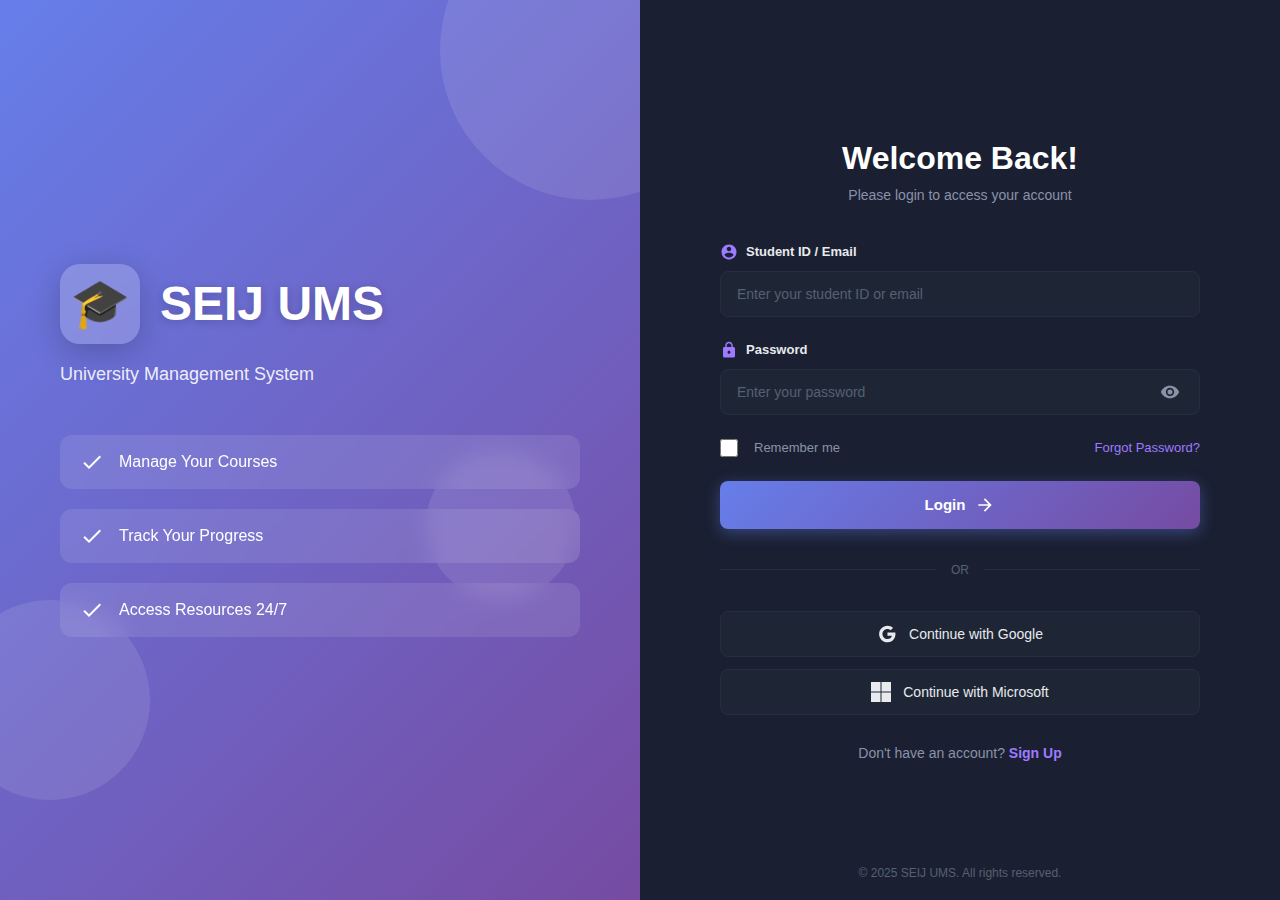
<file: public/login.html>
<!DOCTYPE html>
<html lang="en">
<head>
    <meta charset="UTF-8">
    <meta name="viewport" content="width=device-width, initial-scale=1.0">
    <meta name="csrf-token" content="{{ csrf_token() }}">
    <title>Login - SEIJ UMS</title>
    <link rel="stylesheet" href="login.css">
</head>
<body>
    <div class="login-container">
        <!-- Left Side - Branding -->
        <div class="login-left">
            <div class="branding">
                <div class="logo-large">
                    <div class="logo-icon-large">🎓</div>
                    <h1>SEIJ UMS</h1>
                </div>
                <p class="tagline">University Management System</p>
                <div class="features">
                    <div class="feature-item">
                        <svg viewBox="0 0 24 24" fill="currentColor">
                            <path d="M9 16.2L4.8 12l-1.4 1.4L9 19 21 7l-1.4-1.4L9 16.2z"/>
                        </svg>
                        <span>Manage Your Courses</span>
                    </div>
                    <div class="feature-item">
                        <svg viewBox="0 0 24 24" fill="currentColor">
                            <path d="M9 16.2L4.8 12l-1.4 1.4L9 19 21 7l-1.4-1.4L9 16.2z"/>
                        </svg>
                        <span>Track Your Progress</span>
                    </div>
                    <div class="feature-item">
                        <svg viewBox="0 0 24 24" fill="currentColor">
                            <path d="M9 16.2L4.8 12l-1.4 1.4L9 19 21 7l-1.4-1.4L9 16.2z"/>
                        </svg>
                        <span>Access Resources 24/7</span>
                    </div>
                </div>
            </div>
            
            <!-- Decorative Elements -->
            <div class="decorative-circles">
                <div class="circle circle-1"></div>
                <div class="circle circle-2"></div>
                <div class="circle circle-3"></div>
            </div>
        </div>

        <!-- Right Side - Login Form -->
        <div class="login-right">
            <div class="login-box">
                <div class="login-header">
                    <h2>Welcome Back!</h2>
                    <p>Please login to access your account</p>
                </div>

                <form id="loginForm" class="login-form">
                    <div class="form-group">
                        <label for="studentId">
                            <svg viewBox="0 0 24 24" fill="currentColor">
                                <path d="M12 2C6.48 2 2 6.48 2 12s4.48 10 10 10 10-4.48 10-10S17.52 2 12 2zm0 3c1.66 0 3 1.34 3 3s-1.34 3-3 3-3-1.34-3-3 1.34-3 3-3zm0 14.2c-2.5 0-4.71-1.28-6-3.22.03-1.99 4-3.08 6-3.08 1.99 0 5.97 1.09 6 3.08-1.29 1.94-3.5 3.22-6 3.22z"/>
                            </svg>
                            Student ID / Email
                        </label>
                        <input 
                            type="text" 
                            id="studentId" 
                            name="studentId" 
                            placeholder="Enter your student ID or email"
                            required
                        >
                    </div>

                    <div class="form-group">
                        <label for="password">
                            <svg viewBox="0 0 24 24" fill="currentColor">
                                <path d="M18 8h-1V6c0-2.76-2.24-5-5-5S7 3.24 7 6v2H6c-1.1 0-2 .9-2 2v10c0 1.1.9 2 2 2h12c1.1 0 2-.9 2-2V10c0-1.1-.9-2-2-2zm-6 9c-1.1 0-2-.9-2-2s.9-2 2-2 2 .9 2 2-.9 2-2 2zm3.1-9H8.9V6c0-1.71 1.39-3.1 3.1-3.1 1.71 0 3.1 1.39 3.1 3.1v2z"/>
                            </svg>
                            Password
                        </label>
                        <div class="password-wrapper">
                            <input 
                                type="password" 
                                id="password" 
                                name="password" 
                                placeholder="Enter your password"
                                required
                            >
                            <button type="button" class="toggle-password" id="togglePassword">
                                <svg class="eye-icon" viewBox="0 0 24 24" fill="currentColor">
                                    <path d="M12 4.5C7 4.5 2.73 7.61 1 12c1.73 4.39 6 7.5 11 7.5s9.27-3.11 11-7.5c-1.73-4.39-6-7.5-11-7.5zM12 17c-2.76 0-5-2.24-5-5s2.24-5 5-5 5 2.24 5 5-2.24 5-5 5zm0-8c-1.66 0-3 1.34-3 3s1.34 3 3 3 3-1.34 3-3-1.34-3-3-3z"/>
                                </svg>
                                <svg class="eye-off-icon" viewBox="0 0 24 24" fill="currentColor" style="display: none;">
                                    <path d="M12 7c2.76 0 5 2.24 5 5 0 .65-.13 1.26-.36 1.83l2.92 2.92c1.51-1.26 2.7-2.89 3.43-4.75-1.73-4.39-6-7.5-11-7.5-1.4 0-2.74.25-3.98.7l2.16 2.16C10.74 7.13 11.35 7 12 7zM2 4.27l2.28 2.28.46.46C3.08 8.3 1.78 10.02 1 12c1.73 4.39 6 7.5 11 7.5 1.55 0 3.03-.3 4.38-.84l.42.42L19.73 22 21 20.73 3.27 3 2 4.27zM7.53 9.8l1.55 1.55c-.05.21-.08.43-.08.65 0 1.66 1.34 3 3 3 .22 0 .44-.03.65-.08l1.55 1.55c-.67.33-1.41.53-2.2.53-2.76 0-5-2.24-5-5 0-.79.2-1.53.53-2.2zm4.31-.78l3.15 3.15.02-.16c0-1.66-1.34-3-3-3l-.17.01z"/>
                                </svg>
                            </button>
                        </div>
                    </div>

                    <div class="form-options">
                        <label class="checkbox-container">
                            <input type="checkbox" id="rememberMe">
                            <span class="checkmark"></span>
                            <span class="checkbox-label">Remember me</span>
                        </label>
                        <a href="#" class="forgot-password">Forgot Password?</a>
                    </div>

                    <button type="submit" class="login-btn">
                        <span>Login</span>
                        <svg viewBox="0 0 24 24" fill="currentColor">
                            <path d="M12 4l-1.41 1.41L16.17 11H4v2h12.17l-5.58 5.59L12 20l8-8z"/>
                        </svg>
                    </button>

                    <div class="divider">
                        <span>OR</span>
                    </div>

                    <div class="social-login">
                        <button type="button" class="social-btn google-btn">
                            <svg viewBox="0 0 24 24" fill="currentColor">
                                <path d="M12.545,10.239v3.821h5.445c-0.712,2.315-2.647,3.972-5.445,3.972c-3.332,0-6.033-2.701-6.033-6.032s2.701-6.032,6.033-6.032c1.498,0,2.866,0.549,3.921,1.453l2.814-2.814C17.503,2.988,15.139,2,12.545,2C7.021,2,2.543,6.477,2.543,12s4.478,10,10.002,10c8.396,0,10.249-7.85,9.426-11.748L12.545,10.239z"/>
                            </svg>
                            Continue with Google
                        </button>
                        <button type="button" class="social-btn microsoft-btn">
                            <svg viewBox="0 0 24 24" fill="currentColor">
                                <path d="M11.4 24H0V12.6h11.4V24zM24 24H12.6V12.6H24V24zM11.4 11.4H0V0h11.4v11.4zm12.6 0H12.6V0H24v11.4z"/>
                            </svg>
                            Continue with Microsoft
                        </button>
                    </div>
                </form>

                <div class="signup-link">
                    Don't have an account? <a href="#">Sign Up</a>
                </div>
            </div>

            <!-- Footer -->
            <div class="login-footer">
                <p>© 2025 SEIJ UMS. All rights reserved.</p>
            </div>
        </div>
    </div>

    <script src="login.js"></script>
</body>
</html>
</file>
<file: public/login.css>
* {
    margin: 0;
    padding: 0;
    box-sizing: border-box;
}

body {
    font-family: -apple-system, BlinkMacSystemFont, 'Segoe UI', 'Inter', 'Roboto', 'Helvetica Neue', Arial, sans-serif;
    background-color: #0f1419;
    color: #e8eaed;
    min-height: 100vh;
    display: flex;
    align-items: center;
    justify-content: center;
    -webkit-font-smoothing: antialiased;
    -moz-osx-font-smoothing: grayscale;
    overflow-x: hidden;
}

.login-container {
    display: flex;
    width: 100%;
    max-width: 1400px;
    min-height: 100vh;
    background-color: #1a2032;
}

/* Left Side - Branding */
.login-left {
    flex: 1;
    background: linear-gradient(135deg, #667eea 0%, #764ba2 100%);
    padding: 60px;
    display: flex;
    flex-direction: column;
    justify-content: center;
    position: relative;
    overflow: hidden;
}

.branding {
    position: relative;
    z-index: 2;
}

.logo-large {
    display: flex;
    align-items: center;
    gap: 20px;
    margin-bottom: 20px;
}

.logo-icon-large {
    font-size: 48px;
    background: rgba(255, 255, 255, 0.2);
    backdrop-filter: blur(10px);
    width: 80px;
    height: 80px;
    display: flex;
    align-items: center;
    justify-content: center;
    border-radius: 20px;
    box-shadow: 0 8px 32px rgba(0, 0, 0, 0.2);
}

.logo-large h1 {
    font-size: 48px;
    font-weight: 800;
    color: #ffffff;
    text-shadow: 0 2px 10px rgba(0, 0, 0, 0.2);
}

.tagline {
    font-size: 18px;
    color: rgba(255, 255, 255, 0.9);
    margin-bottom: 50px;
    font-weight: 500;
}

.features {
    display: flex;
    flex-direction: column;
    gap: 20px;
}

.feature-item {
    display: flex;
    align-items: center;
    gap: 15px;
    color: #ffffff;
    font-size: 16px;
    background: rgba(255, 255, 255, 0.1);
    padding: 15px 20px;
    border-radius: 12px;
    backdrop-filter: blur(10px);
    transition: all 0.3s;
}

.feature-item:hover {
    background: rgba(255, 255, 255, 0.15);
    transform: translateX(10px);
}

.feature-item svg {
    width: 24px;
    height: 24px;
    flex-shrink: 0;
}

/* Decorative Circles */
.decorative-circles {
    position: absolute;
    width: 100%;
    height: 100%;
    top: 0;
    left: 0;
    overflow: hidden;
}

.circle {
    position: absolute;
    border-radius: 50%;
    background: rgba(255, 255, 255, 0.1);
    animation: float 20s infinite ease-in-out;
}

.circle-1 {
    width: 300px;
    height: 300px;
    top: -100px;
    right: -100px;
    animation-delay: 0s;
}

.circle-2 {
    width: 200px;
    height: 200px;
    bottom: 100px;
    left: -50px;
    animation-delay: 5s;
}

.circle-3 {
    width: 150px;
    height: 150px;
    top: 50%;
    right: 10%;
    animation-delay: 10s;
}

@keyframes float {
    0%, 100% {
        transform: translateY(0) scale(1);
    }
    50% {
        transform: translateY(-20px) scale(1.05);
    }
}

/* Right Side - Login Form */
.login-right {
    flex: 1;
    padding: 60px;
    display: flex;
    flex-direction: column;
    justify-content: center;
    background-color: #1a2032;
    position: relative;
}

.login-box {
    max-width: 480px;
    width: 100%;
    margin: 0 auto;
}

.login-header {
    margin-bottom: 40px;
    text-align: center;
}

.login-header h2 {
    font-size: 32px;
    font-weight: 700;
    color: #ffffff;
    margin-bottom: 10px;
}

.login-header p {
    font-size: 14px;
    color: #8b92a8;
}

/* Form Styles */
.login-form {
    display: flex;
    flex-direction: column;
    gap: 24px;
}

.form-group {
    display: flex;
    flex-direction: column;
    gap: 10px;
}

.form-group label {
    font-size: 13px;
    font-weight: 600;
    color: #e8eaed;
    display: flex;
    align-items: center;
    gap: 8px;
}

.form-group label svg {
    width: 18px;
    height: 18px;
    color: #9d7aff;
}

.form-group input {
    width: 100%;
    padding: 14px 16px;
    background-color: #1e2636;
    border: 1px solid #252d3f;
    border-radius: 8px;
    color: #e8eaed;
    font-size: 14px;
    transition: all 0.3s;
}

.form-group input:focus {
    outline: none;
    border-color: #667eea;
    box-shadow: 0 0 0 3px rgba(102, 126, 234, 0.1);
}

.form-group input::placeholder {
    color: #556070;
}

/* Password Wrapper */
.password-wrapper {
    position: relative;
}

.password-wrapper input {
    padding-right: 48px;
}

.toggle-password {
    position: absolute;
    right: 12px;
    top: 50%;
    transform: translateY(-50%);
    background: none;
    border: none;
    color: #8b92a8;
    cursor: pointer;
    padding: 8px;
    display: flex;
    align-items: center;
    justify-content: center;
    transition: color 0.2s;
}

.toggle-password:hover {
    color: #e8eaed;
}

.toggle-password svg {
    width: 20px;
    height: 20px;
}

/* Form Options */
.form-options {
    display: flex;
    justify-content: space-between;
    align-items: center;
}

.checkbox-container {
    display: flex;
    align-items: center;
    gap: 8px;
    cursor: pointer;
    user-select: none;
}

.checkbox-container input {
    width: 18px;
    height: 18px;
    cursor: pointer;
}

.checkbox-label {
    font-size: 13px;
    color: #8b92a8;
}

.forgot-password {
    font-size: 13px;
    color: #9d7aff;
    text-decoration: none;
    font-weight: 500;
    transition: color 0.2s;
}

.forgot-password:hover {
    color: #667eea;
}

/* Login Button */
.login-btn {
    width: 100%;
    padding: 14px 24px;
    background: linear-gradient(135deg, #667eea 0%, #764ba2 100%);
    border: none;
    border-radius: 8px;
    color: #ffffff;
    font-size: 15px;
    font-weight: 600;
    cursor: pointer;
    display: flex;
    align-items: center;
    justify-content: center;
    gap: 10px;
    transition: all 0.3s;
    box-shadow: 0 4px 15px rgba(102, 126, 234, 0.4);
}

.login-btn:hover {
    transform: translateY(-2px);
    box-shadow: 0 6px 20px rgba(102, 126, 234, 0.5);
}

.login-btn:active {
    transform: translateY(0);
}

.login-btn svg {
    width: 20px;
    height: 20px;
}

/* Divider */
.divider {
    display: flex;
    align-items: center;
    text-align: center;
    color: #556070;
    font-size: 12px;
    margin: 10px 0;
}

.divider::before,
.divider::after {
    content: '';
    flex: 1;
    border-bottom: 1px solid #252d3f;
}

.divider span {
    padding: 0 15px;
}

/* Social Login */
.social-login {
    display: flex;
    flex-direction: column;
    gap: 12px;
}

.social-btn {
    width: 100%;
    padding: 12px 20px;
    background-color: #1e2636;
    border: 1px solid #252d3f;
    border-radius: 8px;
    color: #e8eaed;
    font-size: 14px;
    font-weight: 500;
    cursor: pointer;
    display: flex;
    align-items: center;
    justify-content: center;
    gap: 12px;
    transition: all 0.3s;
}

.social-btn:hover {
    background-color: #242d3f;
    border-color: #2a3548;
    transform: translateY(-2px);
}

.social-btn svg {
    width: 20px;
    height: 20px;
}

.google-btn:hover svg {
    color: #4285f4;
}

.microsoft-btn:hover svg {
    color: #00a4ef;
}

/* Signup Link */
.signup-link {
    text-align: center;
    margin-top: 30px;
    font-size: 14px;
    color: #8b92a8;
}

.signup-link a {
    color: #9d7aff;
    text-decoration: none;
    font-weight: 600;
    transition: color 0.2s;
}

.signup-link a:hover {
    color: #667eea;
}

/* Footer */
.login-footer {
    position: absolute;
    bottom: 20px;
    left: 0;
    right: 0;
    text-align: center;
    color: #556070;
    font-size: 12px;
}

/* Loading State */
.login-btn.loading {
    pointer-events: none;
    opacity: 0.7;
}

.login-btn.loading::after {
    content: '';
    width: 16px;
    height: 16px;
    border: 2px solid #ffffff;
    border-top-color: transparent;
    border-radius: 50%;
    animation: spin 0.6s linear infinite;
    margin-left: 10px;
}

@keyframes spin {
    to {
        transform: rotate(360deg);
    }
}

/* Error Message */
.error-message {
    background-color: rgba(239, 68, 68, 0.1);
    border: 1px solid rgba(239, 68, 68, 0.3);
    color: #ef4444;
    padding: 12px 16px;
    border-radius: 8px;
    font-size: 13px;
    display: none;
    align-items: center;
    gap: 10px;
    animation: slideIn 0.3s ease;
}

.error-message.show {
    display: flex;
}

@keyframes slideIn {
    from {
        opacity: 0;
        transform: translateY(-10px);
    }
    to {
        opacity: 1;
        transform: translateY(0);
    }
}

/* Success Message */
.success-message {
    background-color: rgba(16, 217, 143, 0.1);
    border: 1px solid rgba(16, 217, 143, 0.3);
    color: #10d98f;
    padding: 12px 16px;
    border-radius: 8px;
    font-size: 13px;
    display: none;
    align-items: center;
    gap: 10px;
    animation: slideIn 0.3s ease;
}

.success-message.show {
    display: flex;
}

/* Responsive Design */
@media (max-width: 1024px) {
    .login-container {
        flex-direction: column;
    }

    .login-left {
        min-height: 300px;
        padding: 40px;
    }

    .logo-large h1 {
        font-size: 36px;
    }

    .logo-icon-large {
        width: 60px;
        height: 60px;
        font-size: 36px;
    }

    .login-right {
        padding: 40px 30px;
    }
}

@media (max-width: 768px) {
    .login-left {
        padding: 30px 20px;
    }

    .login-right {
        padding: 30px 20px;
    }

    .login-header h2 {
        font-size: 26px;
    }

    .features {
        gap: 12px;
    }

    .feature-item {
        padding: 12px 16px;
        font-size: 14px;
    }
}

@media (max-width: 480px) {
    .form-options {
        flex-direction: column;
        align-items: flex-start;
        gap: 12px;
    }

    .social-login {
        gap: 10px;
    }

    .social-btn {
        font-size: 13px;
        padding: 10px 16px;
    }
}
</file>
